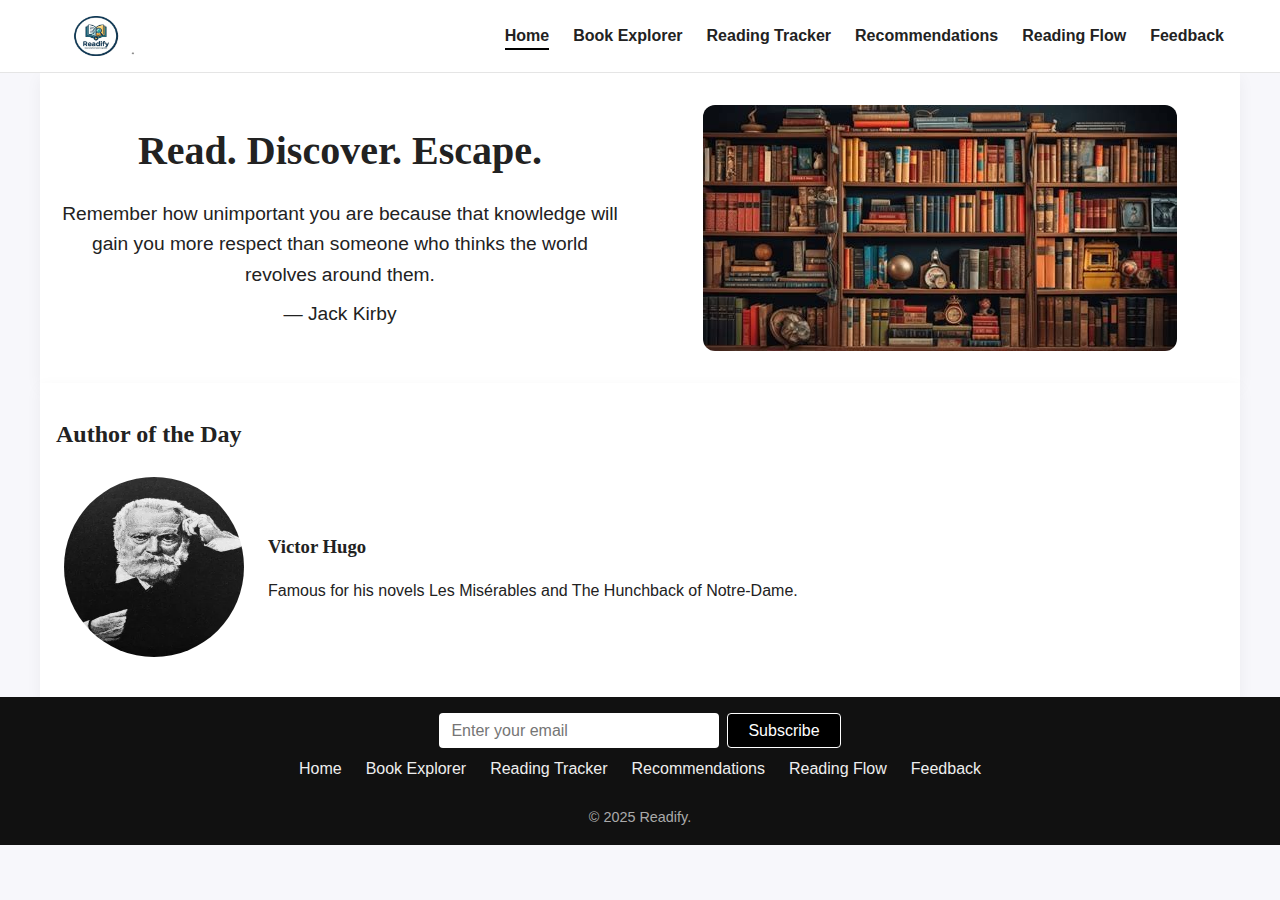
<file: index.html>
<!DOCTYPE html>
<html lang="en">
    <head>
        <meta charset="UTF-8">
        <meta name="viewport" content="width=device-width, initial-scale=1.0">
        <title>Readify | Home</title>
        <link rel="stylesheet" href="css/index.css">
        <link rel="stylesheet" href="css/styles.css">
    </head>

    <body>
        <header id="main-header">
            <nav class="navbar">
                <img src="images/logo.jpg" alt="Readify Logo" class="logo">

                <ul class="nav-links">
                    <li><a href="index.html" class="active">Home</a></li>
                    <li><a href="explorer.html">Book Explorer</a></li>
                    <li><a href="tracker.html">Reading Tracker</a></li>
                    <li><a href="recommender.html">Recommendations</a></li>
                    <li><a href="flow.html">Reading Flow</a></li>
                    <li><a href="feedback.html">Feedback</a></li>
                </ul>

                <div class="hamburger">&#9776;</div>
            </nav>
        </header>

        <main>
            <div class="hero-grid">
                <div class="hero-text">
                    <h1>Read. Discover. Escape.</h1>

                    <p id="book-quote">“Reading is essential for those who seek to rise above the ordinary.”</p>
                    <p id="quote-author">— Jim Rohn</p>
                </div>

                <div class="hero-image">
                    <img src="images/bg-image.jpg" alt="Books illustration">
                </div>
            </div>

            <div class="featured-author">
                <h2>Author of the Day</h2>

                <div class="author-card">
                    <img src="images/William-Blake.jpg" alt="Author photo">
                    <div>
                        <h3 id="author-name">William Blake</h3>
                        <p id="author-bio">
                            Visionary English poet and artist of the Romantic era.
                        </p>
                    </div>
                </div>
            </div>
        </main>

        <footer>
            <form id="newsletter-form">
                <label for="newsletter-email" class="visually-hidden">Email</label>
                <input type="email" id="newsletter-email" placeholder="Enter your email" required>
                <button id="subscribe-button" type="submit">Subscribe</button>
            </form>
            <div class="footer-content">
                <ul class="footer-nav">
                    <li><a href="index.html">Home</a></li>
                    <li><a href="explorer.html">Book Explorer</a></li>
                    <li><a href="tracker.html">Reading Tracker</a></li>
                    <li><a href="recommender.html">Recommendations</a></li>
                    <li><a href="flow.html">Reading Flow</a></li>
                    <li><a href="feedback.html">Feedback</a></li>
                </ul>
                <p class="footer-text">
                &copy; 2025 Readify.
                </p>
            </div>
        </footer>

        <script src="javascript/index.js"></script>
    </body>
</html>
</file>
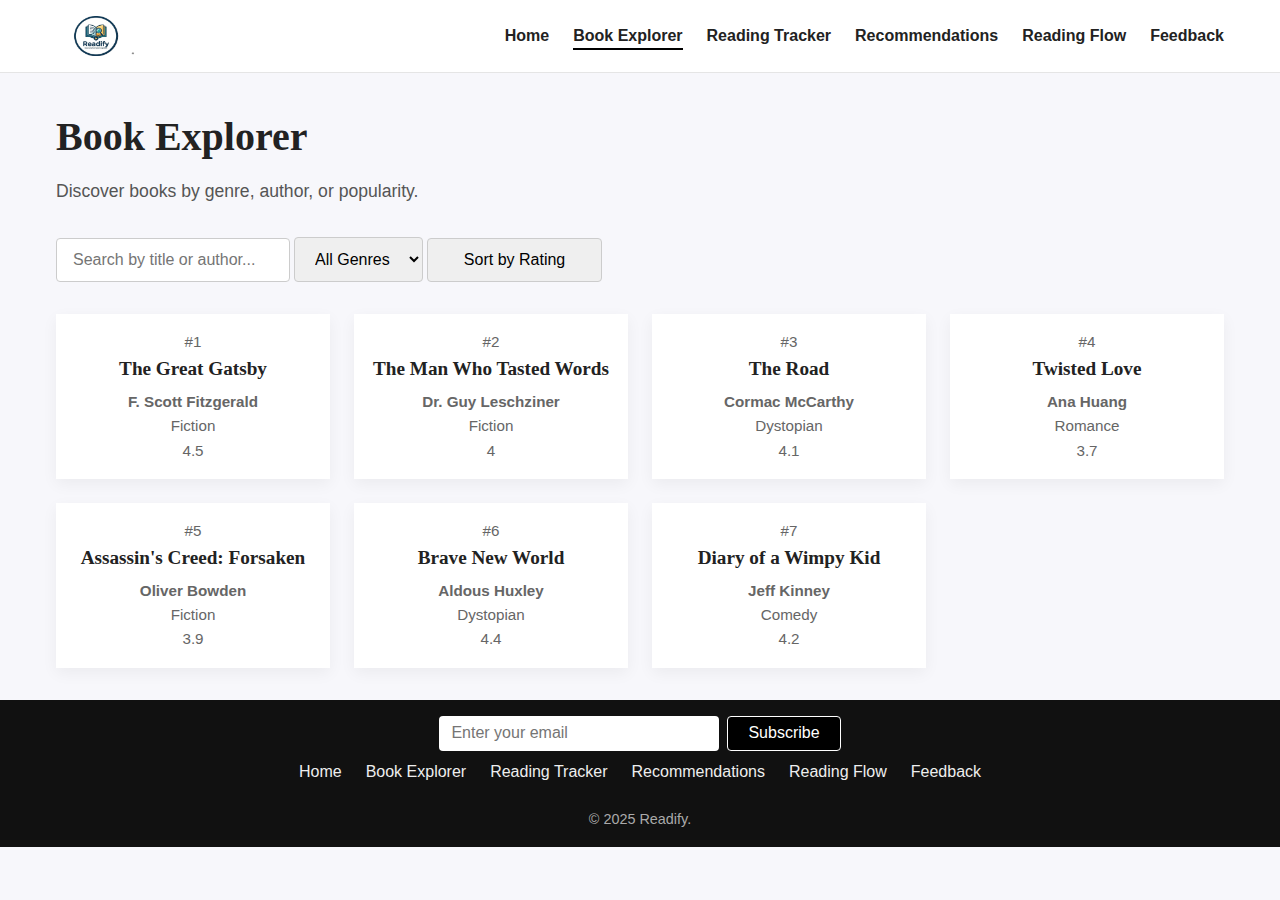
<file: explorer.html>
<!DOCTYPE html>
<html lang="en">
<head>
    <meta charset="UTF-8">
    <meta name="viewport" content="width=device-width, initial-scale=1.0">
    <title>Readify | Book Explorer</title>
    <link rel="stylesheet" href="css/explorer.css">
    <link rel="stylesheet" href="css/styles.css">
</head>

<body>
    <header id="main-header">
      <nav class="navbar">
          <img src="images/logo.jpg" class="logo" alt="Readify Logo">
          <ul class="nav-links">
              <li><a href="index.html">Home</a></li>
              <li><a href="explorer.html" class="active">Book Explorer</a></li>
              <li><a href="tracker.html">Reading Tracker</a></li>
              <li><a href="recommender.html">Recommendations</a></li>
              <li><a href="flow.html">Reading Flow</a></li>
              <li><a href="feedback.html">Feedback</a></li>
          </ul>
          <div class="hamburger">&#9776;</div>
      </nav>
    </header>

    <main class="page-content">
      <h1>Book Explorer</h1>
      <p>Discover books by genre, author, or popularity.</p>

      <div class="controls">
        <input type="text" id="search-input" placeholder="Search by title or author..." class="search-box">
        <select id="genre-filter" class="filter-select">
          <option value="">All Genres</option>
          <option value="Fiction">Fiction</option>
          <option value="Dystopian">Dystopian</option>
          <option value="Romance">Romance</option>
          <option value="Comedy">Comedy</option>
        </select>
        <button onclick="sortByRating()" id="sort-btn" class="sort-btn">Sort by Rating</button>
      </div>

      <section id="book-grid">
        
      </section>
    </main>

    <footer>
          <form id="newsletter-form">
                <label for="newsletter-email" class="visually-hidden">Email</label>
                <input type="email" id="newsletter-email" placeholder="Enter your email" required>
                <button id="subscribe-button" type="submit">Subscribe</button>
          </form>
        <div class="footer-content">
            <ul class="footer-nav">
                <li><a href="index.html">Home</a></li>
                <li><a href="explorer.html">Book Explorer</a></li>
                <li><a href="tracker.html">Reading Tracker</a></li>
                <li><a href="recommender.html">Recommendations</a></li>
                <li><a href="flow.html">Reading Flow</a></li>
                <li><a href="feedback.html">Feedback</a></li>
            </ul>
            <p class="footer-text">
            &copy; 2025 Readify.
            </p>
        </div>
    </footer>  

    <script src="javascript/explorer.js"></script>
</body>
</html>
</file>
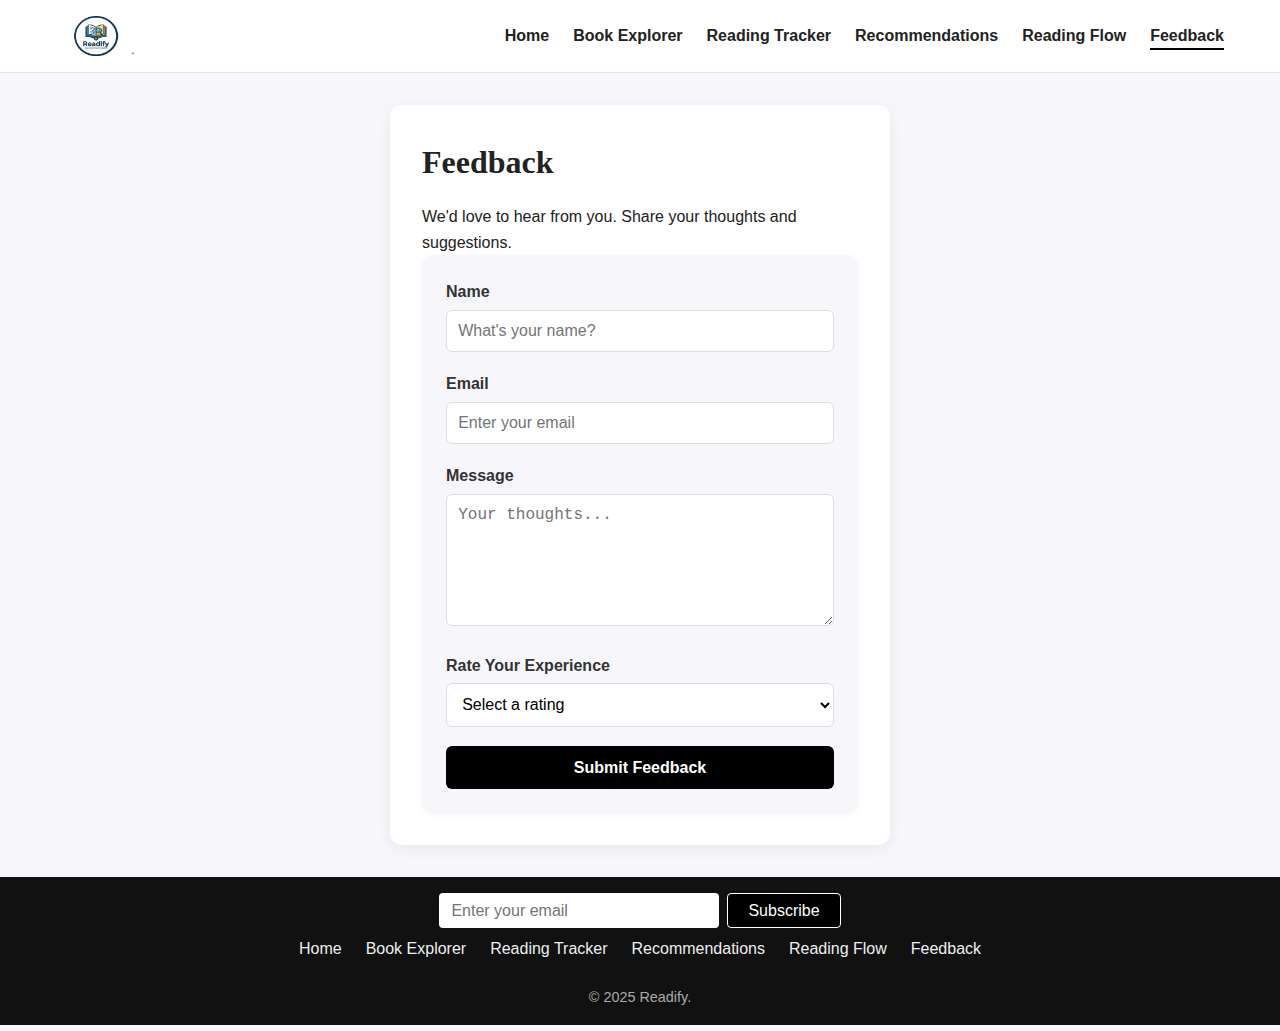
<file: feedback.html>
<!DOCTYPE html>
<html lang="en">
<head>
  <meta charset="UTF-8">
  <meta name="viewport" content="width=device-width, initial-scale=1.0">
  <title>Readify | Feedback</title>
  <link rel="stylesheet" href="css/styles.css">
  <link rel="stylesheet" href="css/feedback.css">
</head>

<body>
    <header id="main-header">
      <nav class="navbar">
        <img src="images/logo.jpg" class="logo" alt="Readify Logo">
        <ul class="nav-links">
          <li><a href="index.html">Home</a></li>
          <li><a href="explorer.html">Book Explorer</a></li>
          <li><a href="tracker.html">Reading Tracker</a></li>
          <li><a href="recommender.html">Recommendations</a></li>
          <li><a href="flow.html">Reading Flow</a></li>
          <li><a href="feedback.html" class="active">Feedback</a></li>
        </ul>
        <div class="hamburger">&#9776;</div>
      </nav>
    </header>

    <main class="page-content">
      <h1>Feedback</h1>
      <p>We'd love to hear from you. Share your thoughts and suggestions.</p>

      <div class="feedback-container">
        <form id="feedback-form">
          <div class="form-group">
            <label for="feedback-name">Name</label>
            <input type="text" id="feedback-name" placeholder="What's your name?" required>
          </div>

          <div class="form-group">
            <label for="feedback-email">Email</label>
            <input type="email" id="feedback-email" placeholder="Enter your email" required>
          </div>

          <div class="form-group">
            <label for="feedback-message">Message</label>
            <textarea id="feedback-message" placeholder="Your thoughts..." rows="6" required></textarea>
          </div>

          <div class="form-group">
            <label for="feedback-rating">Rate Your Experience</label>
            <select id="feedback-rating" required>
              <option value="">Select a rating</option>
              <option value="5"> Excellent</option>
              <option value="4">Good</option>
              <option value="3">Average</option>
              <option value="2">Poor</option>
              <option value="1">Very Poor</option>
            </select>
          </div>

          <button type="submit">Submit Feedback</button>
        </form>
      </div>
    </main>

    <footer>
        <form id="newsletter-form">
                <label for="newsletter-email" class="visually-hidden">Email</label>
                <input type="email" id="newsletter-email" placeholder="Enter your email" required>
                <button id="subscribe-button" type="submit">Subscribe</button>
        </form>
        <div class="footer-content">
            <ul class="footer-nav">
                <li><a href="index.html">Home</a></li>
                <li><a href="explorer.html">Book Explorer</a></li>
                <li><a href="tracker.html">Reading Tracker</a></li>
                <li><a href="recommender.html">Recommendations</a></li>
                <li><a href="flow.html">Reading Flow</a></li>
                <li><a href="feedback.html">Feedback</a></li>
            </ul>
            <p class="footer-text">
            &copy; 2025 Readify.
            </p>
        </div>
    </footer>

    <script src="javascript/feedback.js"></script>
</body>
</html>
</file>
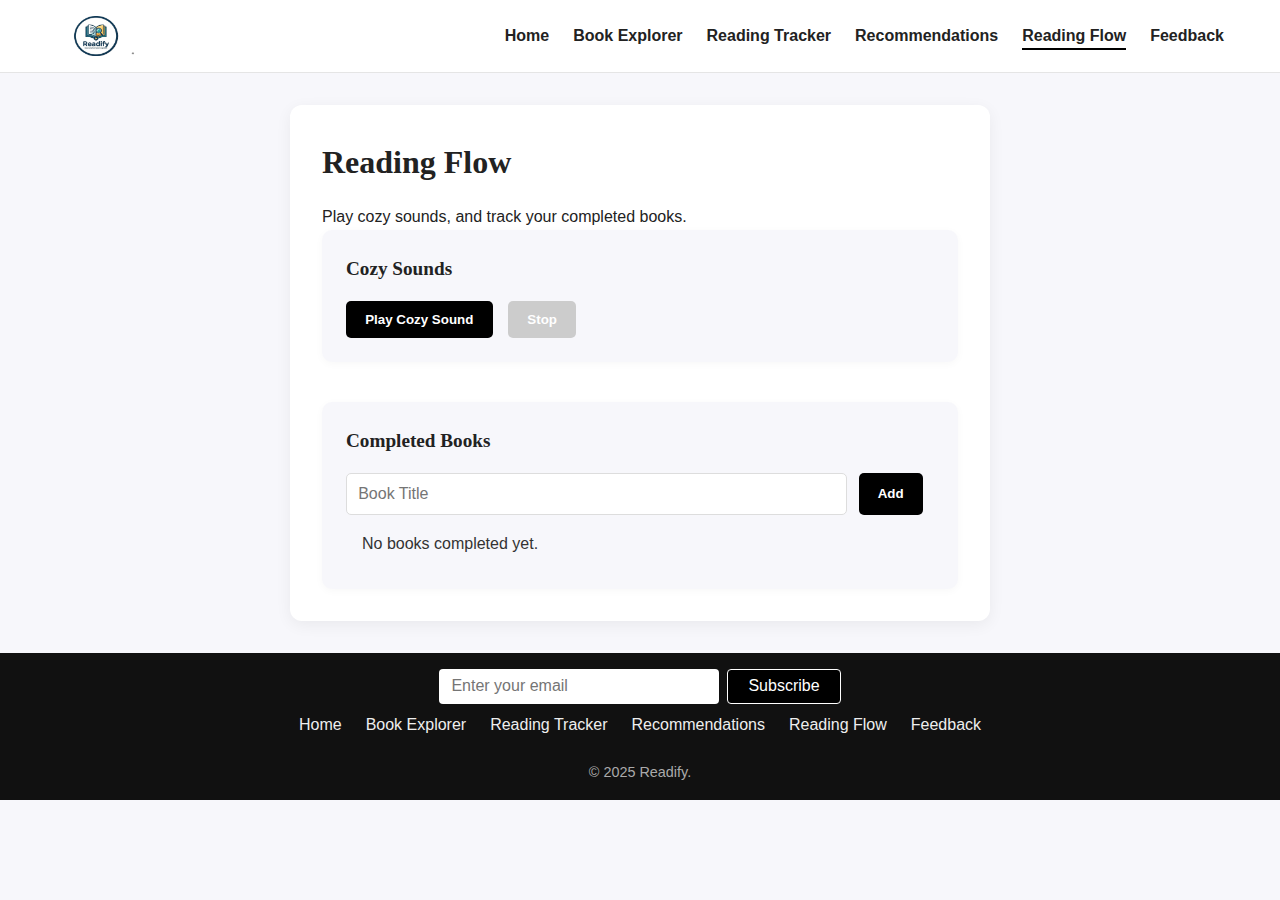
<file: flow.html>
<!DOCTYPE html>
<html lang="en">
<head>
    <meta charset="UTF-8">
    <meta name="viewport" content="width=device-width, initial-scale=1.0">
    <title>Readify | Reading Flow</title>
    <link rel="stylesheet" href="css/styles.css">
    <link rel="stylesheet" href="css/flow.css">
</head>

<body>
    <header id="main-header">
        <nav class="navbar">
            <img src="images/logo.jpg" class="logo" alt="Readify Logo">
            <ul class="nav-links">
                <li><a href="index.html">Home</a></li>
                <li><a href="explorer.html">Book Explorer</a></li>
                <li><a href="tracker.html">Reading Tracker</a></li>
                <li><a href="recommender.html">Recommendations</a></li>
                <li><a href="flow.html" class="active">Reading Flow</a></li>
                <li><a href="feedback.html">Feedback</a></li>
            </ul>
            <div class="hamburger">&#9776;</div>
        </nav>
    </header>

    <main class="page-content">
        <h1>Reading Flow</h1>
        <p>Play cozy sounds, and track your completed books.</p>

        <div class="flow-container">
            <div class="cozy-sound-section">
                <h2>Cozy Sounds</h2>
                <button id="play-sound-btn">Play Cozy Sound</button>
                <button id="stop-sound-btn" disabled>Stop</button>
                <audio id="cozy-audio" loop>
                    <source src="sounds/cozy.m4a" type="audio/mpeg">
                    Your browser does not support the audio element.
                </audio>
            </div>

            <div class="completed-books-section">
                <h2>Completed Books</h2>
                <form id="add-completed-form">
                    <input type="text" id="completed-title" placeholder="Book Title" required>
                    <button type="submit">Add</button>
                </form>
                <ul id="completed-books-list"></ul>
            </div>
        </div>
    </main>

    <footer>
        <form id="newsletter-form">
            <label for="newsletter-email" class="visually-hidden">Email</label>
            <input type="email" id="newsletter-email" placeholder="Enter your email" required>
            <button id="subscribe-button" type="submit">Subscribe</button>
        </form>
        <div class="footer-content">
            <ul class="footer-nav">
                <li><a href="index.html">Home</a></li>
                <li><a href="explorer.html">Book Explorer</a></li>
                <li><a href="tracker.html">Reading Tracker</a></li>
                <li><a href="recommender.html">Recommendations</a></li>
                <li><a href="flow.html">Reading Flow</a></li>
                <li><a href="feedback.html">Feedback</a></li>
            </ul>
            <p class="footer-text">
            &copy; 2025 Readify.
            </p>
        </div>
    </footer>

    <script src="javascript/flow.js"></script>
</body>
</html>
</file>
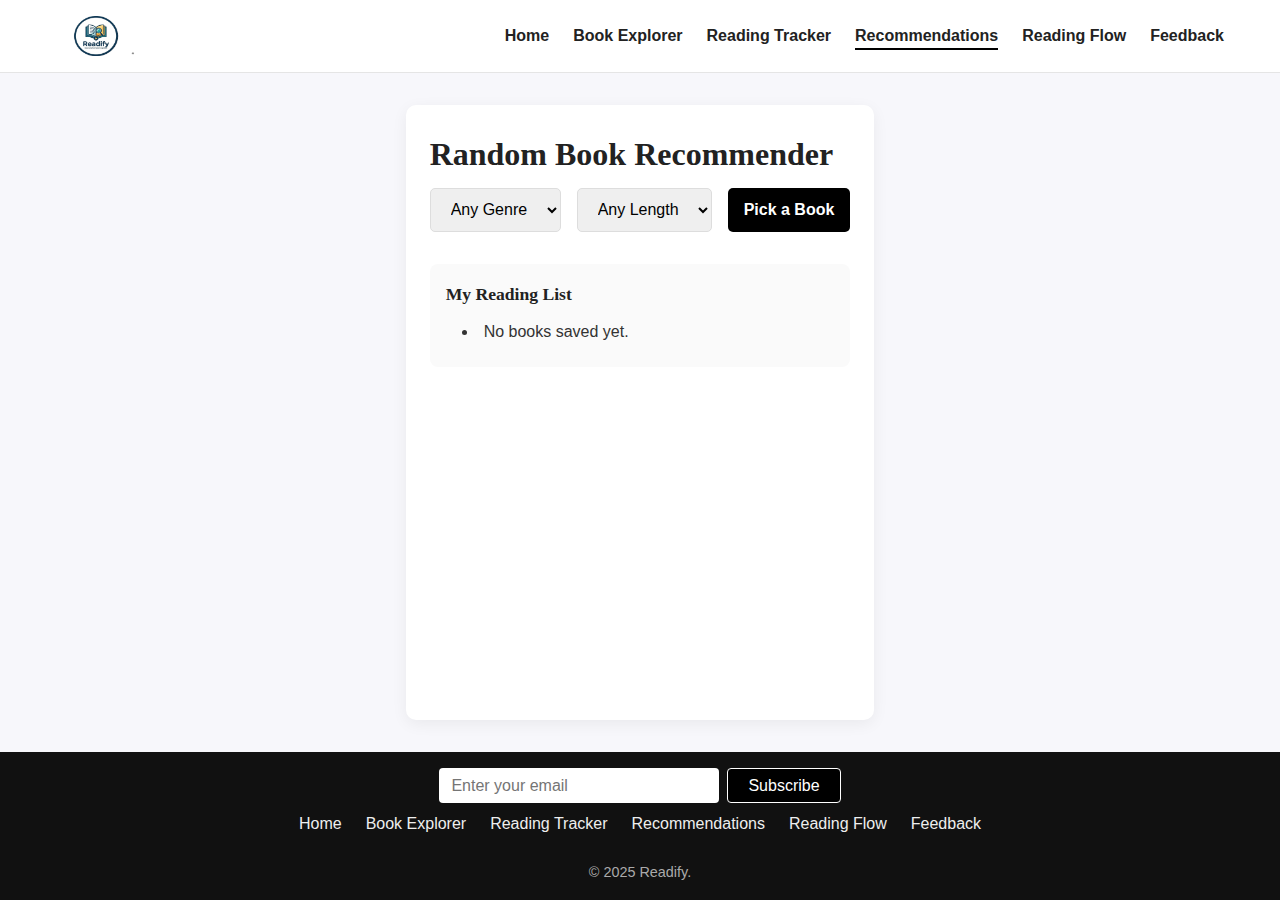
<file: recommender.html>
<!DOCTYPE html>
<html lang="en">
<head>
  <meta charset="UTF-8">
  <meta name="viewport" content="width=device-width, initial-scale=1.0">
  <title>Readify | Recommendations</title>
  <link rel="stylesheet" href="css/styles.css">
  <link rel="stylesheet" href="css/recommender.css">
</head>

<body>
    <header id="main-header">
      <nav class="navbar">
        <img src="images/logo.jpg" class="logo" alt="Readify Logo">
        <ul class="nav-links">
          <li><a href="index.html">Home</a></li>
          <li><a href="explorer.html">Book Explorer</a></li>
          <li><a href="tracker.html">Reading Tracker</a></li>
          <li><a href="recommender.html" class="active">Recommendations</a></li>
          <li><a href="flow.html">Reading Flow</a></li>
          <li><a href="feedback.html">Feedback</a></li>
        </ul>
        <div class="hamburger">&#9776;</div>
      </nav>
    </header>

    <main class="page-content">
      <h1>Random Book Recommender</h1>
      <div class="recommender-controls">
        <select id="genre-select">
          <option value="">Any Genre</option>
          <option value="Fiction">Fiction</option>
          <option value="Fantasy">Fantasy</option>
          <option value="Sci-Fi">Sci-Fi</option>
          <option value="Memoir">Memoir</option>
        </select>
        <select id="length-select">
          <option value="">Any Length</option>
          <option value="Short">Short</option>
          <option value="Medium">Medium</option>
          <option value="Long">Long</option>
        </select>
        <button id="pick-btn">Pick a Book</button>
      </div>

      <div id="recommendation-area"></div>
      <div class="recommender-actions" style="margin-bottom:1.5rem;">
        <button id="pick-again-btn" style="display:none;">Pick Again</button>
        <button id="save-btn" style="display:none;">Save</button>
      </div>

      <div id="saved-list" class="saved-list">
        <h2>My Reading List</h2>
        <ul id="reading-list"></ul>
      </div>
    </main>

    <footer>
        <form id="newsletter-form">
            <label for="newsletter-email" class="visually-hidden">Email</label>
            <input type="email" id="newsletter-email" placeholder="Enter your email" required>
            <button id="subscribe-button" type="submit">Subscribe</button>
        </form>
        <div class="footer-content">
            <ul class="footer-nav">
                <li><a href="index.html">Home</a></li>
                <li><a href="explorer.html">Book Explorer</a></li>
                <li><a href="tracker.html">Reading Tracker</a></li>
                <li><a href="recommender.html">Recommendations</a></li>
                <li><a href="flow.html">Reading Flow</a></li>
                <li><a href="feedback.html">Feedback</a></li>
            </ul>
            <p class="footer-text">
            &copy; 2025 Readify.
            </p>
        </div>
    </footer>

    <script src="javascript/recommender.js"></script>
</body>
</html>
</file>
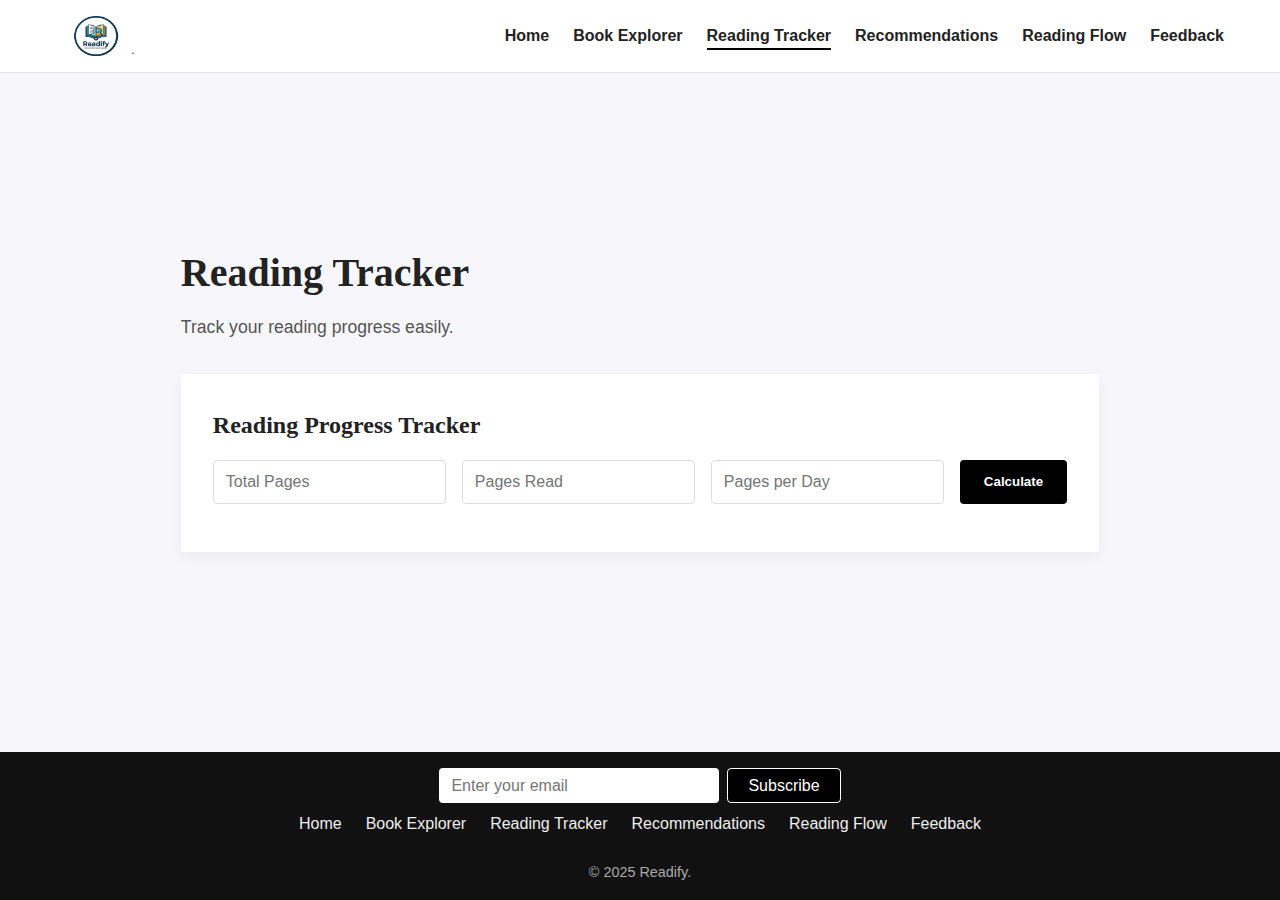
<file: tracker.html>
<!DOCTYPE html>
<html lang="en">
  <head>
      <meta charset="UTF-8">
      <meta name="viewport" content="width=device-width, initial-scale=1.0">
      <title>Readify | Reading Tracker</title>
      <link rel="stylesheet" href="css/tracker.css">
      <link rel="stylesheet" href="css/styles.css">
  </head>

  <body>
      <header id="main-header">
        <nav class="navbar">
          <img src="images/logo.jpg" class="logo" alt="Readify Logo">
          <ul class="nav-links">
            <li><a href="index.html">Home</a></li>
            <li><a href="explorer.html">Book Explorer</a></li>
            <li><a href="tracker.html" class="active">Reading Tracker</a></li>
            <li><a href="recommender.html">Recommendations</a></li>
            <li><a href="flow.html">Reading Flow</a></li>
            <li><a href="feedback.html">Feedback</a></li>
          </ul>

          <div class="hamburger">&#9776;</div>
        </nav>
      </header>

      <main class="page-content">
        <h1>Reading Tracker</h1>
        <p>Track your reading progress easily.</p>

        <div class="progress-tracker-section">
            <h2>Reading Progress Tracker</h2>
            <form id="progress-form">
                <input type="number" id="total-pages" placeholder="Total Pages" required>
                <input type="number" id="pages-read" placeholder="Pages Read" required>
                <input type="number" id="reading-speed" placeholder="Pages per Day" required>
                <button type="submit">Calculate</button>
            </form>
            <div id="progress-results" style="display:none;">
                <div class="progress-bar">
                  <div class="progress-fill" id="progress-fill" style="width:0%"></div>
                </div>
                <p id="percent-completed"></p>
                <p id="estimated-finish"></p>
                <button id="save-progress">Save Progress</button>
            </div>
        </div>
      </main>

      <footer>
          <form id="newsletter-form">
              <label for="newsletter-email" class="visually-hidden">Email</label>
              <input type="email" id="newsletter-email" placeholder="Enter your email" required>
              <button id="subscribe-button" type="submit">Subscribe</button>
        </form>
          <div class="footer-content">
              <ul class="footer-nav">
                  <li><a href="index.html">Home</a></li>
                  <li><a href="explorer.html">Book Explorer</a></li>
                  <li><a href="tracker.html">Reading Tracker</a></li>
                  <li><a href="recommender.html">Recommendations</a></li>
                  <li><a href="flow.html">Reading Flow</a></li>
                  <li><a href="feedback.html">Feedback</a></li>
              </ul>
              <p class="footer-text">
              &copy; 2025 Readify.
              </p>
          </div>
      </footer>

      <script src="javascript/tracker.js"></script>
  </body>
</html>
</file>
<file: css/index.css>
html, body {
  height: 100%;
}

body {
  display: flex;
  flex-direction: column;
  min-height: 100vh;
}

.hero-grid {
  max-width: 1200px;
  margin: auto;
  padding: 2rem 1rem;
  display: grid;
  grid-template-columns: 1fr 1fr;
  gap: 2rem;
  align-items: center;
  justify-items: center;
  text-align: center;
  background: #ffffff;
  box-shadow: 0 5px 15px rgba(0,0,0,0.05);
}

.hero-text h1 {
  font-size: 2.5rem;
  margin-bottom: 1rem;
}

.hero-text p {
  font-size: 1.2rem;
  margin-bottom: 0.5rem;
}

.hero-text span {
  font-weight: 600;
  color: #555;
}

.hero-image img {
  border-radius: 12px;
}

section {
  margin-bottom: 3rem;
}

h1,
h2,
h3 {
  font-family: Georgia, 'Times New Roman', Times, serif;
  margin-bottom: 1rem;
}

.featured-author {
  max-width: 1200px;
  margin: auto;
  padding: 2rem 1rem;
  background: #ffffff;
  box-shadow: 0 5px 15px rgba(0,0,0,0.05);
  text-align: left;
}

.featured-author h2 {
  font-size: 1.5rem;
  margin-bottom: 1rem;
}

.featured-author .author-card {
  display: flex;
  gap: 1.5rem;
  padding: 0.5rem;
  justify-content: flex-start;
  align-items: center;
  flex-direction: row;
}

.featured-author .author-card img {
  flex-shrink: 0;
}

.featured-author .author-info {
  text-align: left;
  display: flex;
  flex-direction: column;
  justify-content: center;
}

.featured-author .author-info h3 {
  font-size: 2rem;
  margin-bottom: 0.25rem;
}

.featured-author .author-info p {
  font-size: 1.3rem;
  color: #555;
  margin-bottom: 0;
}

.featured-author img {
  width: 180px;
  height: 180px;
  border-radius: 50%;
}

footer {
  background: #070707;
  color: #eee;
  padding: 2rem 1rem;
}

.footer-content {
  max-width: 1200px;
  margin: auto;
  text-align: center;
}

.footer-nav {
  display: flex;
  justify-content: center;
  gap: 1.5rem;
  margin-bottom: 1.5rem;
}

.footer-text {
  font-size: 0.9rem;
  color: #aaa;
}

@media (max-width: 900px) {
  .hero-grid {
    grid-template-columns: 1fr;
    text-align: center;
  }

  .featured-author .author-card {
    flex-direction: column;
    text-align: center;
  }
}

@media (max-width: 768px) {
  .nav-links {
    position: absolute;
    top: 100%;
    right: 0;
    background: #fff;
    flex-direction: column;
    width: 200px;
    display: none;
    box-shadow: 0 10px 20px rgba(0,0,0,0.1);
  }

  .nav-links.show {
    display: flex;
  }

  .hamburger {
    display: block;
  }
}
</file>
<file: css/styles.css>
* {
  margin: 0;
  padding: 0;
  box-sizing: border-box;
}

html {
  scroll-behavior: smooth;
  overflow-y: scroll;
  scrollbar-width: none;
}

html::-webkit-scrollbar {
  display: none;
}

body {
  font-family: Arial, Helvetica, sans-serif;
  background-color: #f7f7fb;
  color: #222;
  line-height: 1.6;
  -ms-overflow-style: none;
}

img {
  max-width: 100%;
  display: block;
}

a {
  text-decoration: none;
  color: inherit;
}

ul {
  list-style: none;
}

.visually-hidden {
  position: absolute;
  left: -9999px;
}

#main-header {
  background: #ffffff;
  border-bottom: 1px solid #e5e5e5;
  position: sticky;
  top: 0;
  z-index: 1000;
}

.navbar {
  max-width: 1200px;
  margin: auto;
  padding: 1rem;
  display: flex;
  align-items: center;
  justify-content: space-between;
}

.logo {
  width: 80px;
  height: 40px;
}

.nav-links {
  display: flex;
  gap: 1.5rem;
}

.nav-links a {
  font-weight: 600;
  position: relative;
}

.nav-links a.active::after,
.nav-links a:hover::after {
  content: "";
  position: absolute;
  bottom: -6px;
  left: 0;
  width: 100%;
  height: 2px;
  background: #000;
}

.hamburger {
  display: none;
  font-size: 1.8rem;
  cursor: pointer;
}

h1,
h2,
h3 {
  font-family: Georgia, 'Times New Roman', Times, serif;
  margin-bottom: 1rem;
}

footer {
  background: #111;
  color: #eee;
  padding: 1rem 1rem;
}

.footer-content {
  max-width: 1200px;
  margin: auto;
  text-align: center;
}

.footer-nav {
  display: flex;
  justify-content: center;
  gap: 1.5rem;
  margin-bottom: 1.5rem;
}

.footer-nav a {
  font-weight: 500;
}

.footer-text {
  font-size: 0.9rem;
  color: #aaa;
}

#newsletter-form {
  display: flex;
  justify-content: center;
  align-items: center;
  gap: 0.5rem;
  margin-bottom: 0.5rem;
}

#newsletter-email {
  padding: 0.6rem 0.75rem;
  width: 280px;             
  font-size: 1rem;
  border: none;
  border-radius: 4px;
  height: 35px;              
  outline: none;
}

#subscribe-button {
  padding: 0 1.25rem;
  height: 35px;         
  font-size: 1rem;
  border: 1px solid #ffffff;
  background-color: #000000;
  color: #fff;
  border-radius: 4px;
  cursor: pointer;
}

#subscribe-button:hover{
  background-color: #363636;
}

@media (max-width: 768px) {
  .nav-links {
    position: absolute;
    top: 100%;
    right: 0;
    background: #fff;
    flex-direction: column;
    width: 200px;
    display: none;
    box-shadow: 0 10px 20px rgba(0,0,0,0.1);
  }

  .nav-links.show {
    display: flex;
  }

  .hamburger {
    display: block;
  }
}
</file>
<file: css/explorer.css>
.page-content {
  max-width: 1200px;
  margin: auto;
  padding: 2rem 1rem;
}

.page-content h1 {
  font-size: 2.5rem;
  margin-bottom: 0.5rem;
}

.page-content > p {
  font-size: 1.1rem;
  color: #555;
  margin-bottom: 2rem;
}

#search-input{
  width: 20%;
  padding: 0.75rem 1rem;
  font-size: 1rem;
  border: 1px solid #ccc;
  border-radius: 4px;
  margin-bottom: 2rem;
}

#genre-filter{
  width: 11%;
  padding: 0.75rem 1rem;
  font-size: 1rem;
  border: 1px solid #ccc;
  border-radius: 4px;
  margin-bottom: 2rem;
}

#sort-btn{
  width: 15%;
  padding: 0.75rem 1rem;
  font-size: 1rem;
  border: 1px solid #ccc;
  border-radius: 4px;
  margin-bottom: 2rem;
}

#sort-btn:hover{
  cursor: pointer;
  background-color: #c0b4b4;
}

#book-grid {
  display: grid;
  grid-template-columns: repeat(auto-fit, minmax(220px, 1fr));
  gap: 1.5rem;
}

.card {
  background: #ffffff;
  padding: 1rem;
  box-shadow: 0 5px 15px rgba(0, 0, 0, 0.05);
  transition: transform 0.3s ease, box-shadow 0.3s ease;
  text-align: center;
  cursor: pointer;
}

.card img {
  border-radius: 8px;
  margin-bottom: 1rem;
  height: 280px;
  object-fit: cover;
}

.card h3 {
  font-size: 1.2rem;
  margin-bottom: 0.3rem;
}

.card p {
  font-size: 0.95rem;
  color: #666;
}

@media (max-width: 900px) {
  .page-content h1 {
    font-size: 2rem;
  }

  #book-grid {
    grid-template-columns: repeat(auto-fit, minmax(180px, 1fr));
  }
}

@media (max-width: 768px) {
  .page-content {
    padding: 1.5rem 1rem;
  }

  .page-content h1 {
    font-size: 1.75rem;
  }

  #book-grid {
    grid-template-columns: repeat(auto-fit, minmax(150px, 1fr));
    gap: 1rem;
  }

  .card img {
    height: 200px;
  }
}
</file>
<file: css/feedback.css>
.page-content {
  max-width: 500px;
  margin: 2rem auto;
  padding: 2rem;
  background: #fff;
  border-radius: 12px;
  box-shadow: 0 4px 16px rgba(0,0,0,0.06);
}

.feedback-container {
  background: #f7f7fb;
  padding: 1.5rem;
  border-radius: 10px;
  box-shadow: 0 2px 8px rgba(0,0,0,0.03);
}

#feedback-form {
  display: flex;
  flex-direction: column;
  gap: 1.2rem;
}

.form-group label {
  font-weight: 600;
  margin-bottom: 0.3rem;
  display: block;
  color: #333;
}

.form-group input,
.form-group textarea,
.form-group select {
  width: 100%;
  padding: 0.7rem;
  border: 1px solid #ddd;
  border-radius: 6px;
  font-size: 1rem;
  background: #ffffff;
  transition: border-color 0.2s;
}

.form-group input:focus,
.form-group textarea:focus,
.form-group select:focus {
  border-color: #363636;
  outline: none;
}

#feedback-form button {
  padding: 0.8rem 1.5rem;
  background: #000000;
  color: #ffffff;
  border: none;
  border-radius: 6px;
  font-weight: 600;
  cursor: pointer;
  font-size: 1rem;
  transition: background 0.2s;
}

#feedback-form button:hover {
  background: #363636;
}
</file>
<file: css/flow.css>
.page-content {
  max-width: 700px;
  margin: 2rem auto;
  padding: 2rem;
  background: #ffffff;
  border-radius: 12px;
  box-shadow: 0 4px 16px rgba(0,0,0,0.06);
}

.flow-container {
  display: flex;
  flex-direction: column;
  gap: 2.5rem;
}

.cozy-sound-section, .completed-books-section {
  background: #f7f7fb;
  padding: 1.5rem;
  border-radius: 10px;
  box-shadow: 0 2px 8px rgba(0,0,0,0.03);
}

.cozy-sound-section h2,
.completed-books-section h2 {
  font-size: 1.2rem;
  margin-bottom: 1rem;
}

#play-sound-btn, #stop-sound-btn, #add-completed-form button {
  padding: 0.7rem 1.2rem;
  margin-right: 0.7rem;
  background: #000000;
  color: #fff;
  border: none;
  border-radius: 5px;
  font-weight: 600;
  cursor: pointer;
  transition: background 0.2s;
}

#play-sound-btn:disabled, #stop-sound-btn:disabled {
  background: #ccc;
  cursor: not-allowed;
}

#play-sound-btn:hover:not(:disabled),
#stop-sound-btn:hover:not(:disabled),
#add-completed-form button:hover {
  background: #363636;
}

#add-completed-form {
  display: flex;
  gap: 0.7rem;
  margin-bottom: 1rem;
}

#completed-title {
  flex: 1;
  padding: 0.7rem;
  border: 1px solid #ddd;
  border-radius: 5px;
  font-size: 1rem;
}

#completed-books-list {
  list-style: disc inside;
  padding-left: 1rem;
}

#completed-books-list li {
  margin-bottom: 0.5rem;
  color: #333;
  font-size: 1rem;
  display: flex;
  justify-content: space-between;
  align-items: center;
}

.remove-btn {
  background: #d32f2f;
  color: #fff;
  border: none;
  border-radius: 4px;
  padding: 0.2rem 0.7rem;
  margin-left: 1rem;
  cursor: pointer;
  font-size: 0.9rem;
  transition: background 0.2s;
}
.remove-btn:hover {
  background: #b71c1c;
}
</file>
<file: css/recommender.css>
html, body {
  height: 100%;
}

body {
  display: flex;
  flex-direction: column;
  min-height: 100vh;
}

.page-content {
  flex: 1;
  max-width: 600px;
  margin: 2rem auto;
  padding: 1.5rem;
  background: #fff;
  border-radius: 10px;
  box-shadow: 0 4px 16px rgba(0,0,0,0.06);
}

.page-content h1 {
  font-size: 2rem;
  margin-bottom: 0.5rem;
}

.page-content > p {
  font-size: 1.1rem;
  color: #555;
  margin-bottom: 2rem;
}

.recommendations-container {
  background: #ffffff;
  padding: 2rem;
  box-shadow: 0 5px 15px rgba(0, 0, 0, 0.05);
}


.recommendations-list {
  display: grid;
  grid-template-columns: repeat(auto-fill, minmax(280px, 1fr));
  gap: 2rem;
}

.recommendation-card {
  background: #f7f7fb;
  border-radius: 8px;
  padding: 1.2rem;
  margin-bottom: 1rem;
  box-shadow: 0 2px 8px rgba(0,0,0,0.03);
  transition: all 0.3s ease;
}

.recommendation-card:hover {
  box-shadow: 0 8px 20px rgba(0, 0, 0, 0.1);
  background: #ffffff;
}

.recommendation-card h3 {
  font-size: 1.2rem;
  margin-bottom: 0.5rem;
}

.recommendation-card .author {
  font-size: 0.95rem;
  color: #666;
  margin-bottom: 0.5rem;
}

.recommendation-card .reason {
  font-size: 0.9rem;
  color: #555;
  line-height: 1.5;
  margin-bottom: 1rem;
  font-style: italic;
}

.recommendation-card .match-score {
  display: inline-block;
  background: #000;
  color: #fff;
  padding: 0.25rem 0.75rem;
  border-radius: 20px;
  font-size: 0.85rem;
  font-weight: 600;
}


.recommendations-list p {
  grid-column: 1 / -1;
  text-align: center;
  padding: 2rem;
  color: #999;
  font-size: 1.1rem;
}

.recommender-controls {
  display: flex;
  gap: 1rem;
  margin-bottom: 1.5rem;
  flex-wrap: wrap;
}

.recommender-controls select,
.recommender-controls button {
  padding: 0.7rem 1rem;
  border: 1px solid #ddd;
  border-radius: 5px;
  font-size: 1rem;
}

.recommender-controls button {
  background: #000000;
  color: #fff;
  border: none;
  font-weight: 600;
  cursor: pointer;
  transition: background 0.2s;
}

.recommender-controls button:hover {
  background: #363636;
}


.recommendation-area {
  min-height: 120px;
  margin-bottom: 1.5rem;
  transition: transform 0.3s;
}

.recommendation-area.animate {
  animation: pop 0.4s;
}


#pick-again-btn, #save-btn {
  margin-right: 1rem;
  margin-bottom: 1.5rem;
  padding: 0.75rem 1.5rem;
  background: #000000;
  color: #fff;
  border: none;
  border-radius: 4px;
  font-weight: 600;
  cursor: pointer;
  transition: background 0.3s;
}

#pick-again-btn:hover, #save-btn:hover {
  background: #363636;
}

.saved-list {
  margin-top: 2rem;
  background: #fafafa;
  padding: 1rem;
  border-radius: 8px;
}

.saved-list h2 {
  font-size: 1.1rem;
  margin-bottom: 0.7rem;
}

.saved-list ul {
  list-style: disc inside;
  padding-left: 1rem;
}

.saved-list li {
  margin-bottom: 0.4rem;
  color: #333;
  font-size: 1rem;
}


@media (max-width: 1024px) {
  .recommendations-list {
    grid-template-columns: repeat(auto-fill, minmax(240px, 1fr));
  }

  .page-content h1 {
    font-size: 2rem;
  }
}

@media (max-width: 768px) {
  .page-content {
    padding: 1.5rem 1rem;
  }

  .recommendations-container {
    padding: 1.5rem;
  }

  .recommendations-list {
    grid-template-columns: 1fr;
    gap: 1.5rem;
  }

  .recommendation-card {
    padding: 1rem;
  }
}
</file>
<file: css/tracker.css>
html, body {
  height: 100%;
}

body {
  display: flex;
  flex-direction: column;
  min-height: 100vh;
}

.page-content {
  max-width: 1200px;
  margin: auto;
  padding: 2rem 1rem;
}

.page-content h1 {
  font-size: 2.5rem;
  margin-bottom: 0.5rem;
}

.page-content > p {
  font-size: 1.1rem;
  color: #555;
  margin-bottom: 2rem;
}

.tracker-container {
  display: grid;
  grid-template-columns: 1fr 2fr;
  gap: 2rem;
}

.add-book-section {
  background: #ffffff;
  padding: 2rem;
  box-shadow: 0 5px 15px rgba(0, 0, 0, 0.05);
}

.add-book-section h2 {
  font-size: 1.3rem;
  margin-bottom: 1.5rem;
}

#add-book-form {
  display: flex;
  flex-direction: column;
  gap: 1rem;
}

#add-book-form input {
  padding: 0.75rem;
  border: 1px solid #ddd;
  font-size: 1rem;
  font-family: 'Inter', sans-serif;
  transition: border-color 0.3s ease;
}

#add-book-form input:focus {
  outline: none;
  border-color: #363636;
  box-shadow: 0 0 0 3px rgba(0, 0, 0, 0.1);
}

#add-book-form button {
  padding: 0.75rem;
  background: #000;
  color: #fff;
  border: none;
  font-size: 1rem;
  font-weight: 600;
  cursor: pointer;
  transition: background 0.3s ease;
}

#add-book-form button:hover {
  background: #333;
}


.books-list-section {
  background: #ffffff;
  padding: 2rem;
  box-shadow: 0 5px 15px rgba(0, 0, 0, 0.05);
}

.books-list-section h2 {
  font-size: 1.3rem;
  margin-bottom: 1.5rem;
}

.books-list {
  display: flex;
  flex-direction: column;
  gap: 1.5rem;
}


.book-item {
  border: 1px solid #eee;
  padding: 1rem;
  background: rgb(250, 250, 250);
  display: flex;
  justify-content: space-between;
  align-items: center;
}

.book-info h3 {
  font-size: 1.1rem;
  margin-bottom: 0.3rem;
}

.book-info p {
  font-size: 0.9rem;
  color: #666;
}

.book-progress {
  display: flex;
  gap: 0.5rem;
  align-items: center;
}

.progress-bar {
  width: 100%;
  height: 16px;
  background: #eee;
  border-radius: 8px;
  margin-bottom: 1rem;
  overflow: hidden;
}

.progress-fill {
  height: 100%;
  background: #000000;
  width: 0;
  transition: width 0.8s cubic-bezier(.4,2,.6,1);
}

.book-actions {
  display: flex;
  gap: 0.5rem;
}

.book-actions button {
  padding: 0.5rem 1rem;
  border: none;
  background: #000;
  color: #fff;
  cursor: pointer;
  font-size: 0.9rem;
  transition: background 0.3s ease;
}

.book-actions button:hover {
  background: #333;
}

.book-actions .delete-btn {
  background: #d32f2f;
}

.book-actions .delete-btn:hover {
  background: #b71c1c;
}

.progress-tracker-section {
  background: #fff;
  padding: 2rem;
  box-shadow: 0 5px 15px rgba(0, 0, 0, 0.05);
  margin-bottom: 2rem;
}

#progress-form {
  display: flex;
  gap: 1rem;
  flex-wrap: wrap;
  margin-bottom: 1rem;
}

#progress-form input {
  padding: 0.75rem;
  border: 1px solid #ddd;
  font-size: 1rem;
  border-radius: 4px;
  flex: 1;
  min-width: 120px;
}

#progress-form button {
  padding: 0.75rem 1.5rem;
  background: #000;
  color: #fff;
  border: none;
  border-radius: 4px;
  font-weight: 600;
  cursor: pointer;
}


@media (max-width: 1024px) {
  .tracker-container {
    grid-template-columns: 1fr;
  }

  .page-content h1 {
    font-size: 2rem;
  }
}

@media (max-width: 768px) {
  .page-content {
    padding: 1.5rem 1rem;
  }

  .add-book-section,
  .books-list-section {
    padding: 1.5rem;
  }

  .book-item {
    flex-direction: column;
    align-items: flex-start;
    gap: 1rem;
  }

  .book-actions {
    width: 100%;
  }

  .book-actions button {
    flex: 1;
  }
}
</file>
